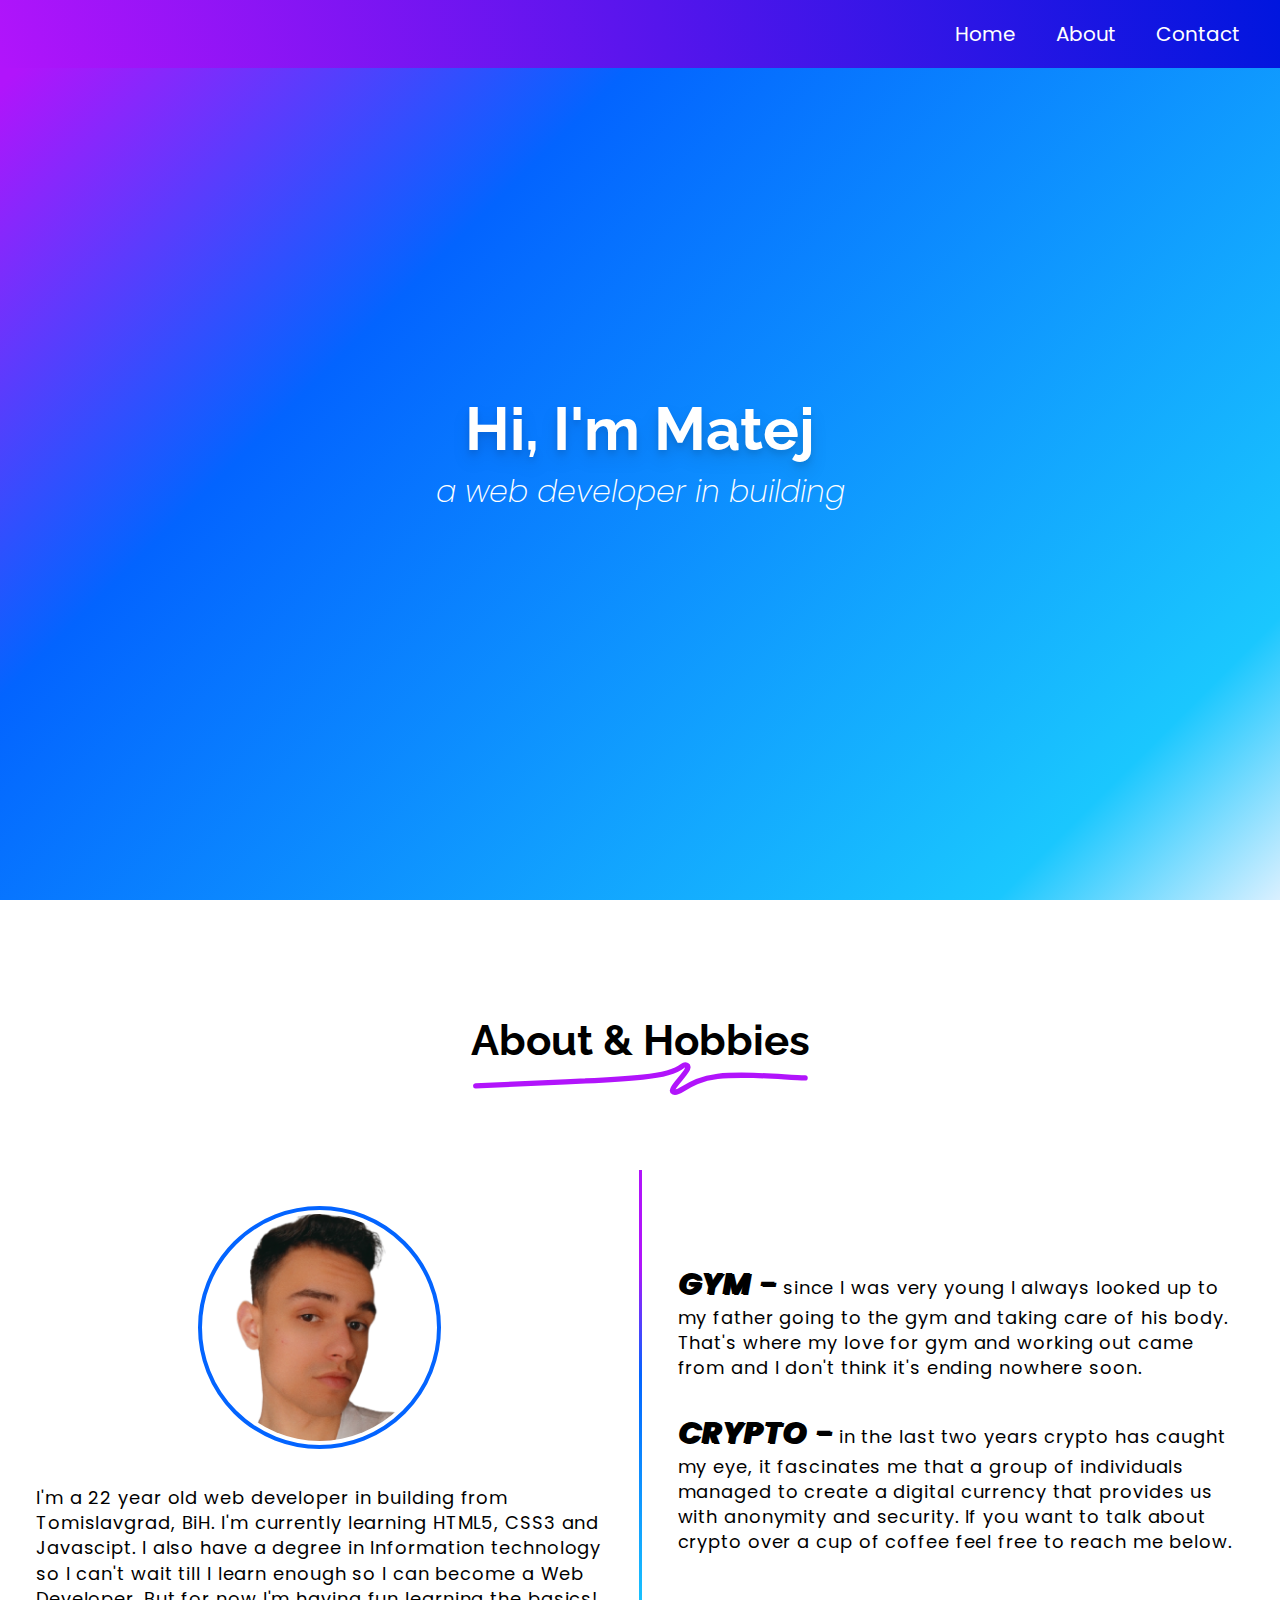
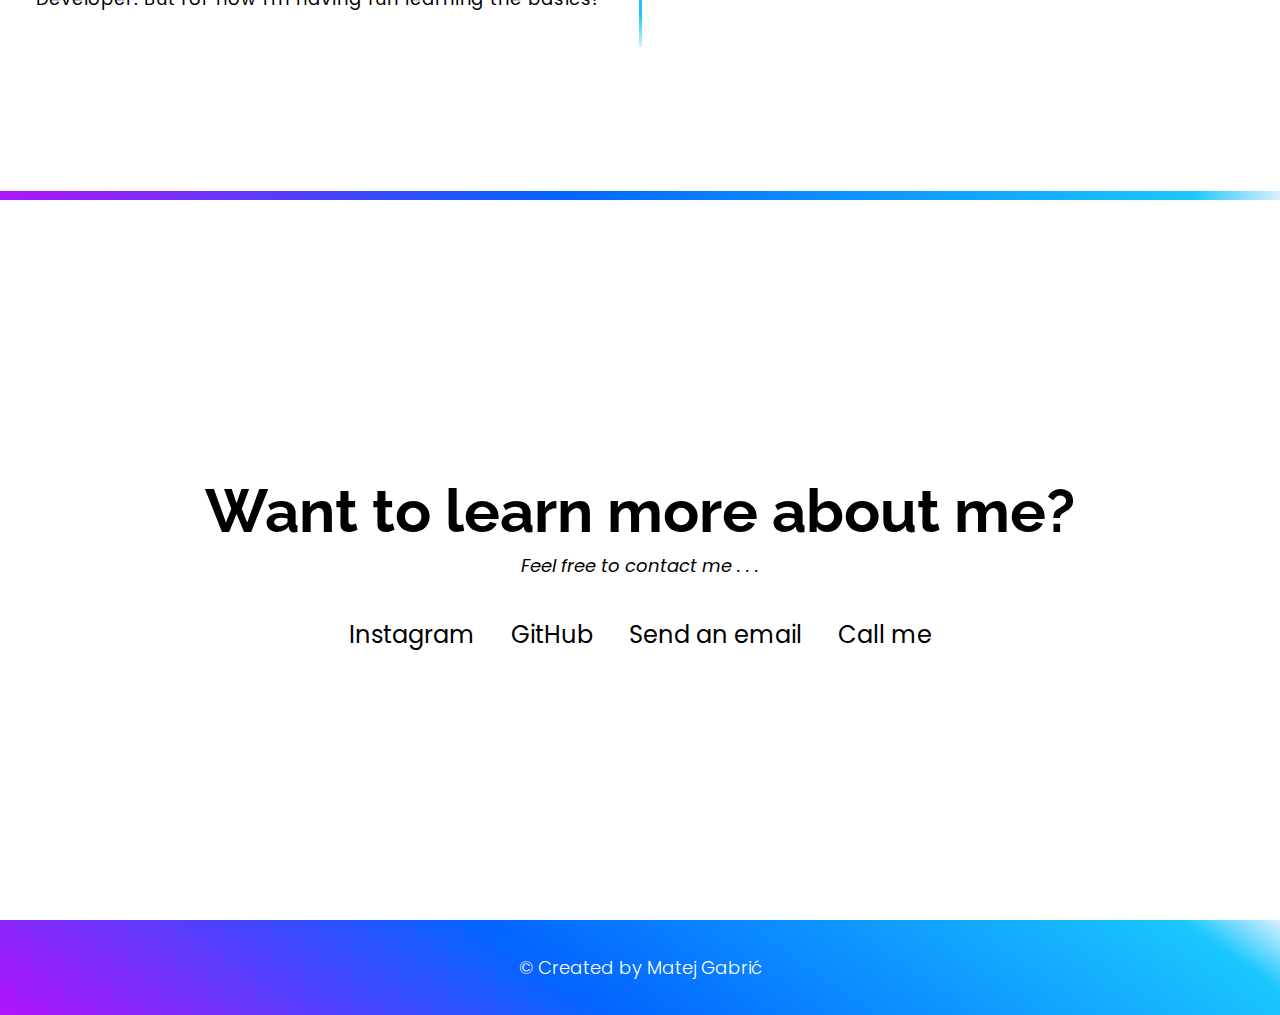
<file: AboutMe Site/index.html>
<!DOCTYPE html>
<html lang="en">

<head>
    <meta charset="UTF-8">
    <meta http-equiv="X-UA-Compatible" content="IE=edge">
    <meta name="viewport" content="width=device-width, initial-scale=1.0">
    <link rel="stylesheet" href="https://use.fontawesome.com/releases/v5.8.2/css/all.css"
        integrity="sha384-oS3vJWv+0UjzBfQzYUhtDYW+Pj2yciDJxpsK1OYPAYjqT085Qq/1cq5FLXAZQ7Ay" crossorigin="anonymous" />
    <link href="https://fonts.googleapis.com/css?family=Poppins:200i,300,400&display=swap" rel="stylesheet" />
    <link href="https://fonts.googleapis.com/css?family=Raleway:700&display=swap" rel="stylesheet" />
    <link rel="icon" type="image/x-icon" href="./images/letter-m.png">
    <link rel="stylesheet" href="styles.css" />
    <title>Matej Gabrić</title>
</head>

<body>
    <nav id="navbar" class="nav">
        <ul class="nav-list">
            <li>
                <a href="#welcome-section">Home</a>
            </li>
            <li>
                <a href="#skills-section">About</a>
            </li>
            <li>
                <a href="#contact">Contact</a>
            </li>
        </ul>
    </nav>

    <section id="welcome-section" class="welcome-section">
        <h1 id="shadow">Hi, I'm Matej</h1>
        <p>a web developer in building</p>
    </section>

    <section id="skills-section">
        <h2 class="skills-header">About & Hobbies</h2>
        <div class="about-me">
            <div class="profile-img">
                <img src="./images/me.png">
            </div>
            <p>I'm a 22 year old web developer in building from Tomislavgrad, BiH.
                I'm currently learning HTML5, CSS3 and Javascipt.
                I also have a degree in Information technology so I can't wait till I learn enough so I can become a
                Web
                Developer.
                But for now I'm having fun learning the basics!
            </p>
        </div>
        <div class="skills_d">
            <div class="hobbies">
                <p><span class="upperBold">Gym -</span> since I was very young I always looked up to my father going
                    to
                    the gym and taking
                    care of his body. That's where my love for gym and working out came from and I don't think it's
                    ending nowhere soon.</p>
            </div>
            <div class="hobbies">
                <p><span class="upperBold">Crypto -</span> in the last two years crypto has caught my eye, it
                    fascinates
                    me that a group of
                    individuals managed to create a digital currency that provides us with anonymity and security.
                    If
                    you want to talk about crypto over a cup of coffee feel free to reach me below.<i
                        class="fas fa-arrow-down"></i></p>
            </div>
        </div>
    </section>

    <section id="contact" class="contact-section">
        <div class="contact-section-header">
            <h2>Want to learn more about me?</h2>
            <p>Feel free to contact me . . .</p>
        </div>
        <div class="contact-links">
            <a href="https://www.instagram.com/gabrilini/?hl=hr" class="btn contact-details" target="_blank"><i
                    class="fab fa-instagram"></i> Instagram</a>
            <a href="https://github.com/GMatej0" class="btn contact-details" target="_blank"><i
                    class="fab fa-github"></i> GitHub</a>
            <a href="mailto:matejgabric22@gmail.com" class="btn contact-details"><i class="far fa-envelope"></i> Send an
                email</a>
            <a href="tel:+38763800653" class="btn contact-details"><i class="fas fa-mobile-alt"></i> Call me</a>
        </div>
    </section>

    <footer>
        <p>
            &copy; Created by Matej Gabrić
            <i class="far fa-laugh-beam"></i>
        </p>
    </footer>
</body>

</html>
</file>
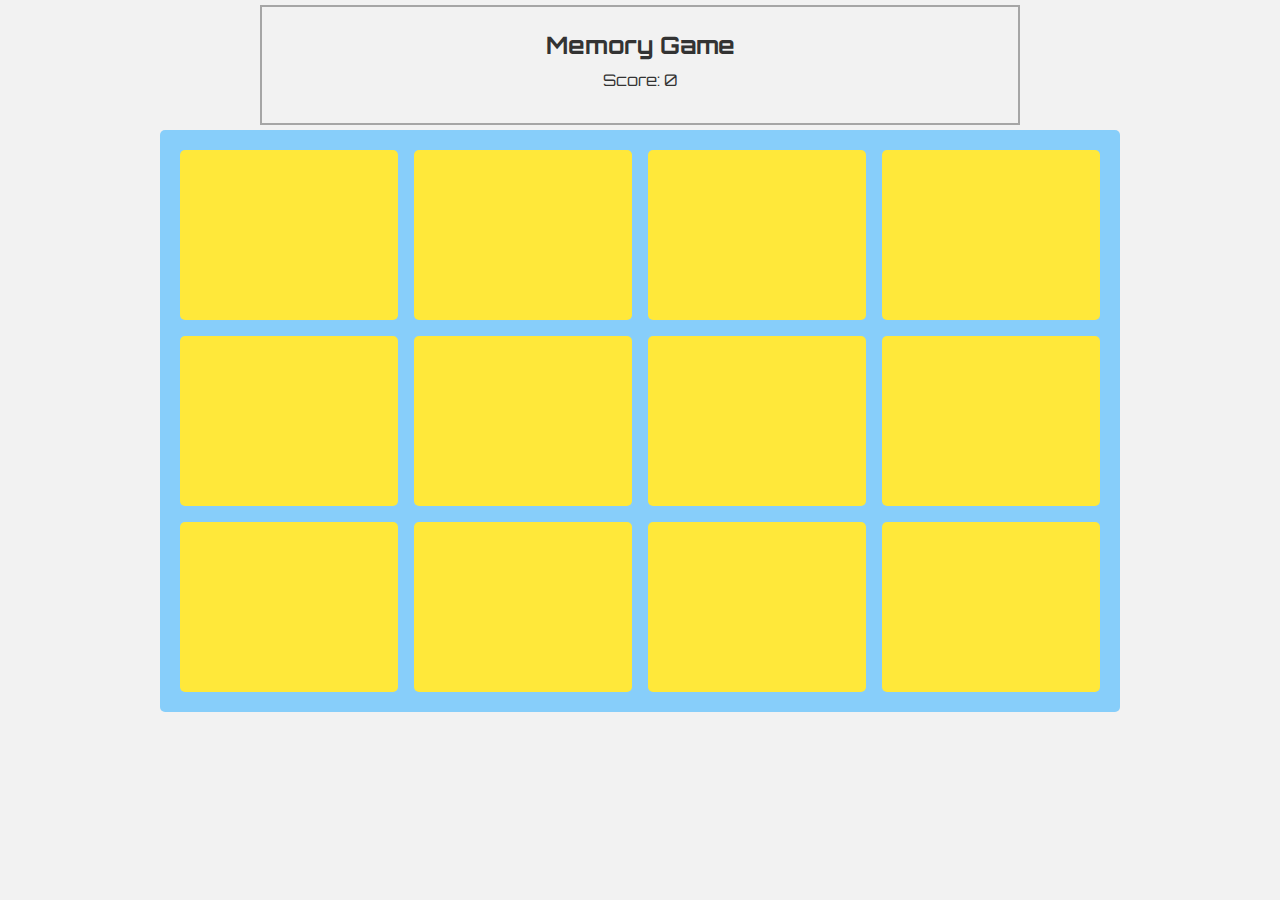
<file: Memory Game/index.html>
<!DOCTYPE html>
<html lang="en">

<head>
    <meta charset="UTF-8">
    <meta http-equiv="X-UA-Compatible" content="IE=edge">
    <meta name="viewport" content="width=device-width, initial-scale=1.0">
    <title>Memory Game</title>
    <link rel="stylesheet" href="css/style.css">
    <link rel="preconnect" href="https://fonts.googleapis.com">
    <link rel="preconnect" href="https://fonts.gstatic.com" crossorigin>
    <link href="https://fonts.googleapis.com/css2?family=Orbitron&display=swap" rel="stylesheet">
    <script defer src="script.js"></script>
</head>

<body>
    <div class="head">
        <h2>Memory Game</h2>
        <div class="score">Score: <span id="result">0</span></div>
        <p id="msg"></p>
    </div>

    <div class="container">
        <div class="cell">
            <div class="front" data-index="1"><img src="css/img/1.png" alt=""></div>
            <div class="back"></div>
        </div>
        <div class="cell">
            <div class="front" data-index="1"><img src="css/img/2.png" alt=""></div>
            <div class="back"></div>
        </div>
        <div class="cell">
            <div class="front" data-index="2"><img src="css/img/3.png" alt=""></div>
            <div class="back"></div>
        </div>
        <div class="cell">
            <div class="front" data-index="2"><img src="css/img/4.png" alt=""></div>
            <div class="back"></div>
        </div>
        <div class="cell">
            <div class="front" data-index="3"><img src="css/img/5.png" alt=""></div>
            <div class="back"></div>
        </div>
        <div class="cell">
            <div class="front" data-index="3"><img src="css/img/6.png" alt=""></div>
            <div class="back"></div>
        </div>
        <div class="cell">
            <div class="front" data-index="4"><img src="css/img/7.png" alt=""></div>
            <div class="back"></div>
        </div>
        <div class="cell">
            <div class="front" data-index="4"><img src="css/img/8.png" alt=""></div>
            <div class="back"></div>
        </div>
        <div class="cell">
            <div class="front" data-index="5"><img src="css/img/9.png" alt=""></div>
            <div class="back"></div>
        </div>
        <div class="cell">
            <div class="front" data-index="5"><img src="css/img/10.png" alt=""></div>
            <div class="back"></div>
        </div>
        <div class="cell">
            <div class="front" data-index="6"><img src="css/img/11.png" alt=""></div>
            <div class="back"></div>
        </div>
        <div class="cell">
            <div class="front" data-index="6"><img src="css/img/12.png" alt=""></div>
            <div class="back"></div>
        </div>
    </div>
</body>

</html>
</file>
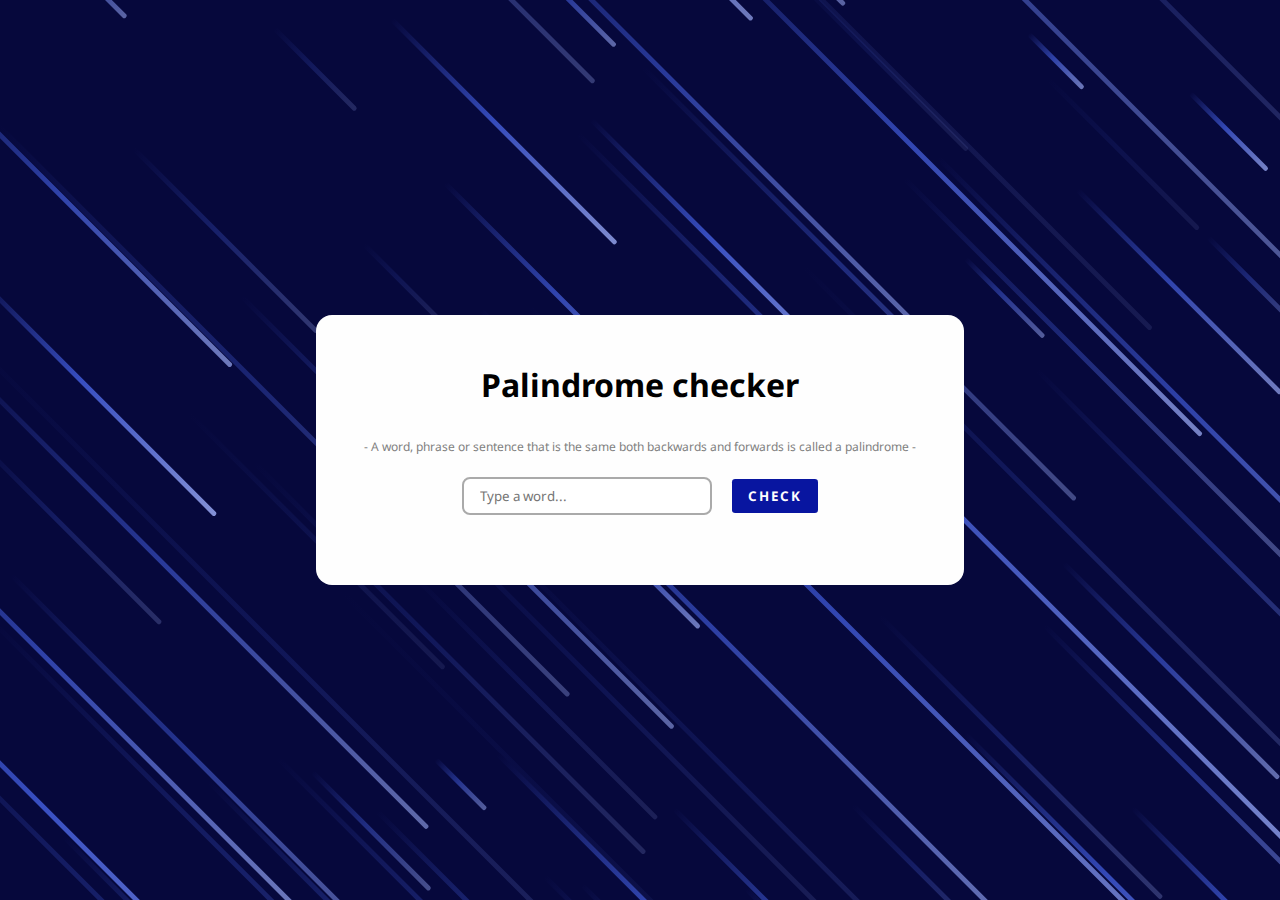
<file: Palindrome checker/index.html>
<!DOCTYPE html>
<html lang="en">

<head>
    <meta charset="UTF-8">
    <meta http-equiv="X-UA-Compatible" content="IE=edge">
    <meta name="viewport" content="width=device-width, initial-scale=1.0">
    <link rel="stylesheet" href="style.css">
    <title>Palindrome checker</title>
</head>

<body>
    <div class="holder">
        <h1>Palindrome checker</h1>
        <p class="hint">- A word, phrase or sentence that is the same both backwards and forwards is called a palindrome
            -
        </p>
        <br>
        <input type="text" id="word" placeholder="Type a word...">
        <button id="check">Check</button>
        <p class="message"></p>
    </div>
    <script src="script.js"></script>
</body>

</html>
</file>
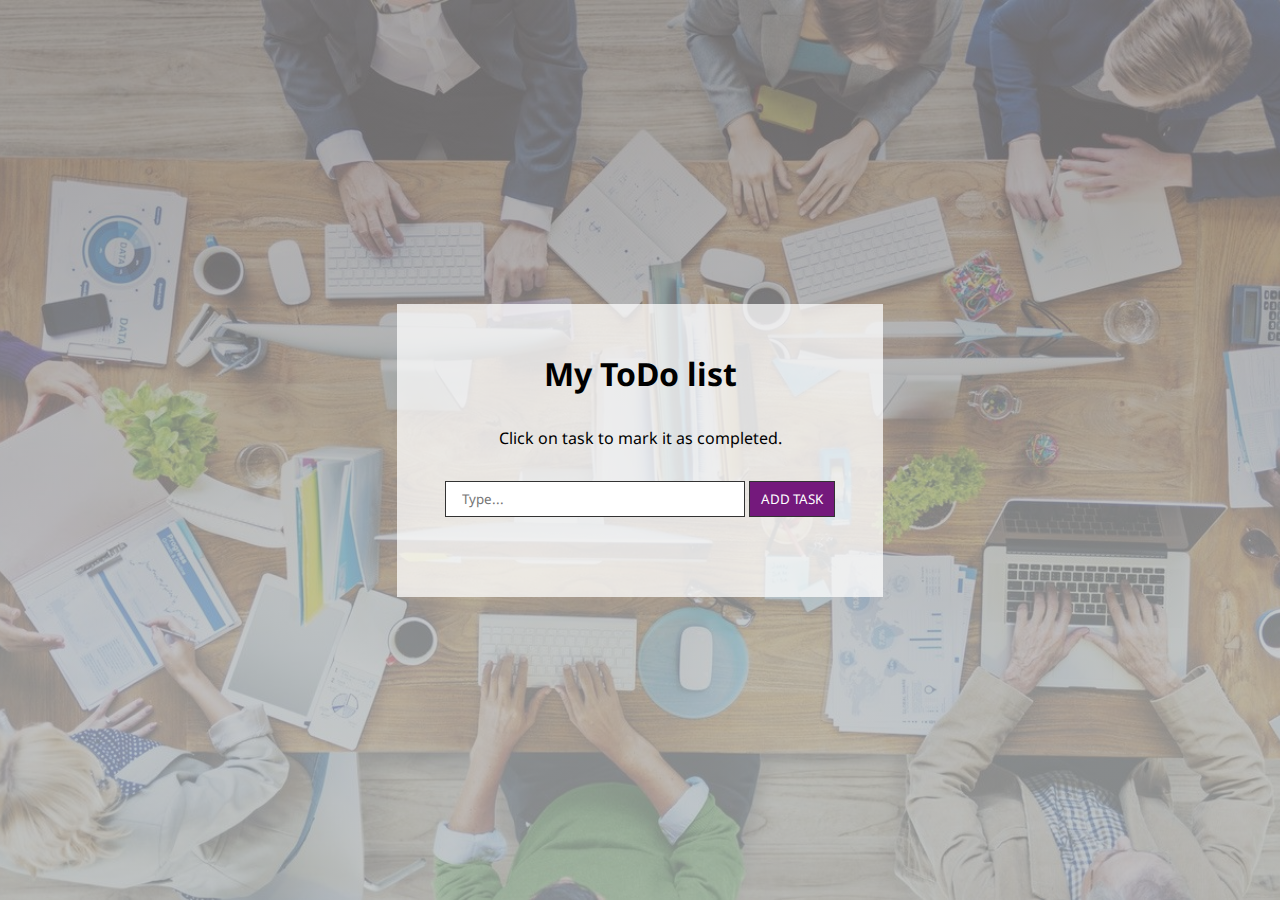
<file: ToDo List/index.html>
<!DOCTYPE html>
<html lang="en">

<head>
    <meta charset="UTF-8">
    <meta http-equiv="X-UA-Compatible" content="IE=edge">
    <meta name="viewport" content="width=device-width, initial-scale=1.0">
    <link rel="stylesheet" href="styles.css">
    <title>ToDO list</title>
</head>

<body>
    <div class="holder">
        <h1>My ToDo list</h1>
        <p>Click on task to mark it as completed.</p>
        <div class="new-task">
            <input type="text" name="new-task" id="new-task" placeholder="Type...">
            <button id="create-task">Add task</button>
        </div>
        <ul class="all-tasks"></ul>
    </div>
    <script src="script.js"></script>
</body>

</html>
</file>
<file: AboutMe Site/styles.css>
* {
    margin: 0;
    padding: 0;
}

*,
*::before,
*::after {
    box-sizing: inherit;
}

html {
    box-sizing: border-box;
    font-size: 62.5%;
    scroll-behavior: smooth;
}

@media (max-width: 75em) {
    html {
        font-size: 60%;
    }
}

@media (max-width: 61.25em) {
    html {
        font-size: 58%;
    }
}

@media (max-width: 28.75em) {
    html {
        font-size: 55%;
    }
}

body {
    font-family: 'Poppins', sans-serif;
    font-size: 1.8rem;
    font-weight: 400;
    line-height: 1.4;
    color: white;
}

#shadow {
    filter: drop-shadow(0 10px 8px rgba(0, 0, 0, .1)) drop-shadow(0 4px 3px rgba(0, 0, 0, .1));
}

h1,
h2 {
    font-family: 'Raleway', sans-serif;
    font-weight: 700;
    text-align: center;
}

h1 {
    font-size: 6rem;
}

h2 {
    font-size: 4.2rem;
}

ul {
    list-style: none;
}

a {
    text-decoration: none;
    color: white;
}

.nav {
    display: flex;
    justify-content: flex-end;
    position: fixed;
    top: 0;
    left: 0;
    width: 100%;
    background-image: linear-gradient(74deg, #b114fb, #0016de);
    z-index: 10;
}

.nav-list {
    display: flex;
    margin-right: 2rem;
}

@media (max-width: 28.75em) {
    .nav {
        justify-content: center;
    }

    .nav-list {
        margin: 0 1rem;
    }
}

.nav-list a {
    display: block;
    font-size: 2rem;
    padding: 2rem;
    transition: 0.2s ease-in-out;
}

.nav-list a:hover {
    color: #b114fb;
}

.welcome-section {
    display: flex;
    flex-direction: column;
    justify-content: center;
    align-items: center;
    width: 100%;
    height: 100vh;
    background-image: linear-gradient(135deg, #b114fb 4%, #0364ff 32%, #1ac7fe 87%, #daf0ff);
}

.welcome-section>p {
    font-size: 3rem;
    font-weight: 200;
    font-style: italic;
}

#skills-section {
    height: 100vh;
    display: flex;
    justify-content: center;
    align-items: center;
    color: black;
    background-color: white;
    border-bottom-width: 0.5em;
    border-bottom-style: solid;
    border-image: linear-gradient(90deg, #b114fb, #0364ff 43%, #1ac7fe 93%, #daf0ff) 1;
}

.skills-header {
    margin: 0 auto;
    position: absolute;
    max-width: 400px;
    margin-bottom: 14.5em;
}

.skills-header::after {
    content: "";
    width: 100%;
    height: 90px;
    position: absolute;
    bottom: 0;
    left: 0;
    background-image: url(./images/underline-pic.svg);
    background-position: center;
    background-size: cover;
    background-repeat: no-repeat;
    bottom: -25px;
}

.about-me {
    flex: 1;
    padding: 2em;
    margin-top: 7em;
    letter-spacing: 0.05em;
    border-right: solid;
    border-width: 0.2em;
    border-image: linear-gradient(180deg, #b114fb 20%, #0364ff 43%, #1ac7fe 93%, #daf0ff) 1;
}

.profile-img {
    width: 13.5em;
    height: 13.5em;
    margin: 0 auto 2em auto;
}

img {
    width: 100%;
    height: 100%;
    border-radius: 50%;
    padding: 4px;
    border: 4px solid #0364ff;
    object-fit: cover;
}

.skills_d {
    flex: 1;
    padding: 2em;
    margin-top: 7em;
    letter-spacing: 0.05em;
}

.hobbies:first-child {
    margin-bottom: 1.75em;
}

.upperBold {
    text-transform: uppercase;
    text-shadow: 2px 1px black;
    font-size: 3rem;
    font-style: italic;
    font-weight: bolder;
}

@media(max-width: 800px) {
    #skills-section {
        margin: 0;
        padding: 0;
        font-size: 1.75rem;
    }
}

@media(max-width: 650px) {
    #skills-section {
        flex-direction: column;
        height: 100%;
    }

    .about-me {
        margin-top: 225px;
        height: 50%;
        border-right: none;
        border-bottom: solid;
        border-width: 0.2em;
        border-image: linear-gradient(90deg, #b114fb 20%, #0364ff 43%, #1ac7fe 93%, #daf0ff) 1;
    }

    .skills-header {
        margin-bottom: 900px;
        padding-top: 50px;
    }

    .skills_d {
        margin-top: auto;
    }

    .profile-img {
        margin-bottom: 4em;
    }
}

.contact-section {
    display: flex;
    flex-direction: column;
    justify-content: center;
    align-items: center;
    text-align: center;
    width: 100%;
    height: 80vh;
    padding: 0 2rem;
    background-color: white;
    color: black;
}

.contact-section-header>h2 {
    font-size: 6rem;
}

@media (max-width: 28.75em) {
    .contact-section-header>h2 {
        font-size: 4rem;
    }
}

.contact-section-header>p {
    font-style: italic;
}

.contact-links {
    display: flex;
    justify-content: center;
    width: 100%;
    max-width: 980px;
    margin-top: 4rem;
    flex-wrap: wrap;
    gap: 2em;
}

.contact-links>a {
    color: black;
}

.contact-details {
    font-size: 2.4rem;
    transition: transform 0.3s ease-out;
}

.contact-details:hover {
    transform: scale(1.1);
    color: #b114fb;
}

footer {
    font-weight: 300;
    display: flex;
    justify-content: space-evenly;
    padding: 2rem;
    background-image: linear-gradient(35deg, #b114fb, #0364ff 43%, #1ac7fe 93%, #daf0ff);
}

footer>p {
    margin: 1.5rem;
}
</file>
<file: Memory Game/css/style.css>
* {
  padding: 0;
  margin: 0;
  box-sizing: border-box;
}

body {
  background-color: #f2f2f2;
}

.head {
  max-width: 480px;
  border: 2px solid #a6a6a6;
  margin: 5px auto 5px auto;
  height: 120px;
  display: flex;
  justify-content: center;
  align-items: center;
  flex-direction: column;
  font-family: "Orbitron", sans-serif;
  color: #333;
}

.score {
  margin-top: 10px;
}

#msg {
  margin-top: 10px;
}

.container {
  max-width: 960px;
  display: grid;
  grid-template-columns: repeat(3, auto);
  gap: 1rem;
  margin: auto;
  padding: 20px;
  background-color: lightskyblue;
  border-radius: 5px;
}

.cell div {
  height: 130px;
  border-radius: 5px;
}

.cell {
  position: relative;
  cursor: pointer;
}

.front {
  position: absolute;
  height: 100%;
  width: 100%;
  display: flex;
  justify-content: center;
  align-items: center;
  border: 2px solid #a6a6a6;
  background-color: #f2f2f2;
  transform: rotateY(90deg);
}

.back {
  background-color: #ffe83a;
}

img {
  height: 100px;
  width: 100px;
}

.flip {
  transform: rotateY(0deg);
}

.match {
  transform: rotateY(0deg);
}

.show {
  transform: rotateY(0deg);
}

@media screen and (min-width: 770px) {
  .head {
    max-width: 760px;
  }

  .container {
    grid-template-columns: repeat(4, auto);
  }

  .cell div {
    height: 170px;
  }
}

@keyframes shake {
  0% {
    transform: translate(1px, 1px) rotate(0deg);
  }

  10% {
    transform: translate(-1px, -2px) rotate(-1deg);
  }

  20% {
    transform: translate(-3px, 0px) rotate(1deg);
  }

  30% {
    transform: translate(3px, 2px) rotate(0deg);
  }

  40% {
    transform: translate(1px, -1px) rotate(1deg);
  }

  50% {
    transform: translate(-1px, 2px) rotate(-1deg);
  }

  60% {
    transform: translate(-3px, 1px) rotate(0deg);
  }

  70% {
    transform: translate(3px, 1px) rotate(-1deg);
  }

  80% {
    transform: translate(-1px, -1px) rotate(1deg);
  }

  90% {
    transform: translate(1px, 2px) rotate(0deg);
  }

  100% {
    transform: translate(1px, -2px) rotate(-1deg);
  }
}

.victory-shake {
  animation: shake 2s;
}
</file>
<file: Palindrome checker/style.css>
@import url("https://fonts.googleapis.com/css2?family=Noto+Sans&display=swap");

* {
    margin: 0;
    padding: 0;
    box-sizing: border-box;
    font-family: "Noto Sans", sans-serif;
}

html,
body {
    height: 100%;
}

body {
    display: grid;
    place-items: center;
    background: url(image/ffflurry.svg);
    background-position: center;
    background-repeat: no-repeat;
    background-size: cover;
}

.hint {
    font-size: 0.75em;
    color: gray;
}

.holder {
    background-color: #fefefe;
    padding: 3rem;
    text-align: center;
    border-radius: 1rem;
}

.holder h1 {
    margin-bottom: 2rem;
}

.holder input {
    width: 250px;
    padding: 0.5rem 1rem;
    margin-right: 1rem;
    border-radius: 0.5rem;
    border: 2px solid #aaa;
}

.holder button {
    padding: 0.5rem 1rem;
    text-transform: uppercase;
    letter-spacing: 2px;
    border: none;
    border-radius: 0.2rem;
    font-weight: bold;
    color: #fefefe;
    background-color: rgb(8, 21, 160);
    transition: 0.2s ease-in-out;
}

.holder button:hover {
    cursor: pointer;
    background-color: #333;
}

.message {
    margin-top: 1.4rem;
    font-weight: bold;
    font-size: 1.1rem;
}
</file>
<file: ToDo List/styles.css>
@import url("https://fonts.googleapis.com/css2?family=Noto+Sans&display=swap");

* {
    padding: 0;
    margin: 0;
    box-sizing: border-box;
    font-family: "Noto Sans", sans-serif;
}

html,
body {
    height: 100%;
}

body {
    display: grid;
    place-items: center;
    background: linear-gradient(0deg, rgba(179, 183, 184, .75) 28%, rgba(147, 144, 144, .75) 85%), url(image/background.jpeg);
    background-position: center;
    background-repeat: no-repeat;
    background-size: cover;
}

.holder {
    background-color: rgba(255, 255, 255, 0.739);
    padding: 3rem;
    text-align: center;
}

.holder h1 {
    margin-bottom: 2rem;
}

.holder input {
    width: 300px;
    padding: 0.5rem 1rem;
    border: 1px solid #333;
}

.new-task {
    margin: 2rem 0;
}

.holder #create-task {
    padding: 0.5rem 0.7rem;
    text-transform: uppercase;
    border: 1px solid #333;
    background-color: rgb(116, 25, 124);
    color: #fff;
    transition: 0.2s ease-in-out;
}

.holder #create-task:hover {
    cursor: pointer;
    opacity: 0.9;
}

.task {
    display: flex;
    justify-content: space-between;
    align-items: center;
    margin-top: 0.7rem;
    padding: 0.6rem;
    background-color: #fff;
}

.task button {
    padding: 0.2rem 0.4rem;
    background-color: #b92222;
    border: none;
    font-size: 0.9rem;
    color: #fff;
    font-weight: bold;
}

.task button:hover {
    cursor: pointer;
}

.task p {
    font-size: 0.9rem;
}

.done {
    background-color: #7be697;
}
</file>
